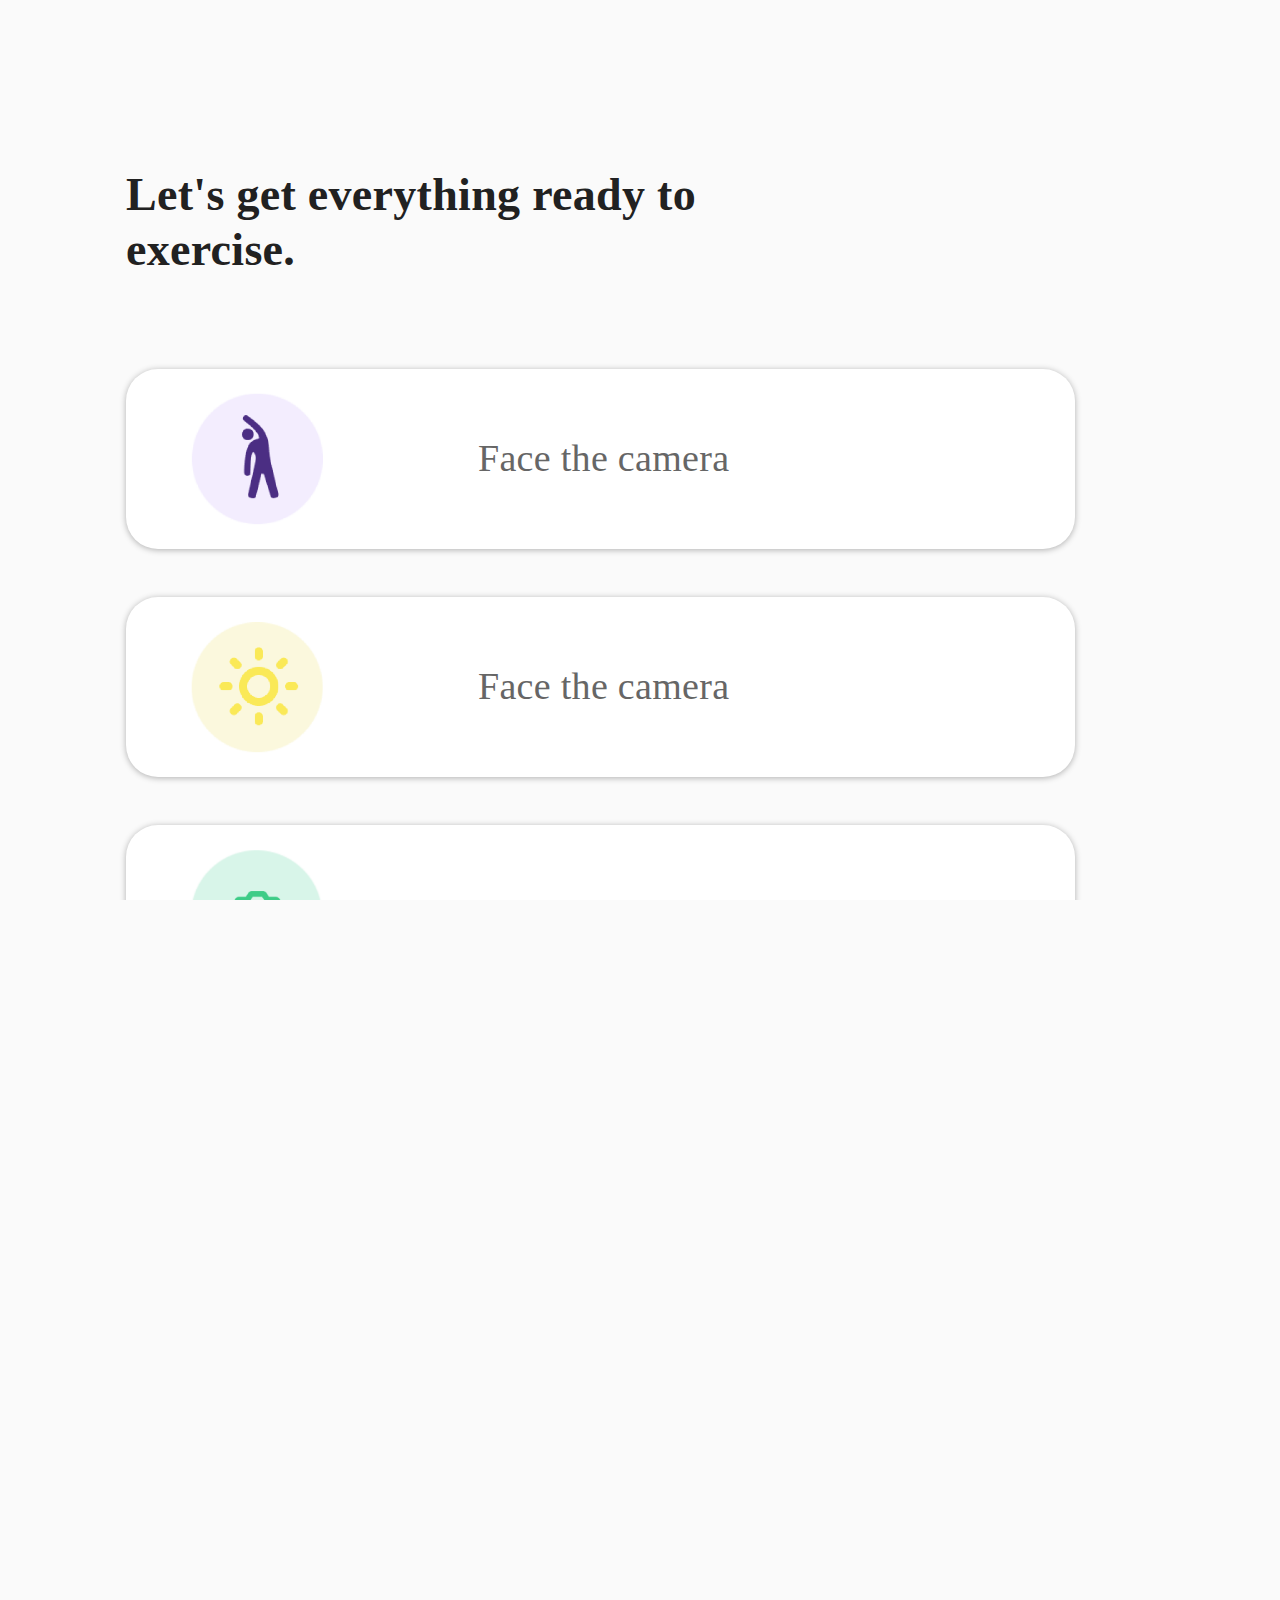
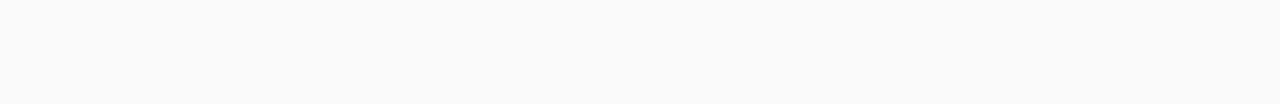
<file: alignment_steps.html>
<!DOCTYPE html>
<html>
  <head>
    <meta name="viewport"
    content="width=device-width, initial-scale=0.66667, viewport-fit=cover">
    <meta name="mobile-web-app-capable" content="yes">
    <meta name="apple-mobile-web-app-capable" content="yes">
    <link rel="preconnect" href="https://fonts.googleapis.com">
    <link rel="preconnect" href="https://fonts.gstatic.com" crossorigin>
    <link href="https://fonts.googleapis.com/css2?family=Inter" rel="stylesheet">
    <link rel="stylesheet" href="./css/style.css">
    <script src="./js/app_components.js"></script>
    <title>alignment</title>
  </head>
  <body>
    <div class="large_font" id="aligment_steps_title">Let's get everything ready to exercise.</div>

    <div class="flex_container_alignment_step1">
      <img src="img/person_stretching_img.png" id="img_steps" width="134px" height="134px">

      <div class="small_font" id="text_steps">Face the camera</div>
    </div>

    <div class="flex_container_alignment_steps">
      <img src="img/sun_img.png" id="img_steps" width="134px" height="134px">

      <div class="small_font" id="text_steps">Face the camera</div>
    </div>
    
    <div class="flex_container_alignment_steps">
      <img src="img/camera_img.png" id="img_steps" width="134px" height="134px">

      <div class="small_font" id="text_steps">Face the camera</div>
    </div>
    
    <div class="flex_container_alignment_steps">
      <img src="img/chair_img.png" id="img_steps" width="134px" height="134px">

      <div class="small_font" id="text_steps">Face the camera</div>
    </div>

    <div class="flex_container_buttons">
      <div class="small_font" id="cancel_button" onclick="homePage()">
        <p id="font_adjust">Cancel</p>
      </div>

      <button class="small_font" id="next_page_button" onclick="alignmentStep2()">
        <p id="font_adjust">Next</p>
      </button>
    </div>
  </body>
</html>
</file>
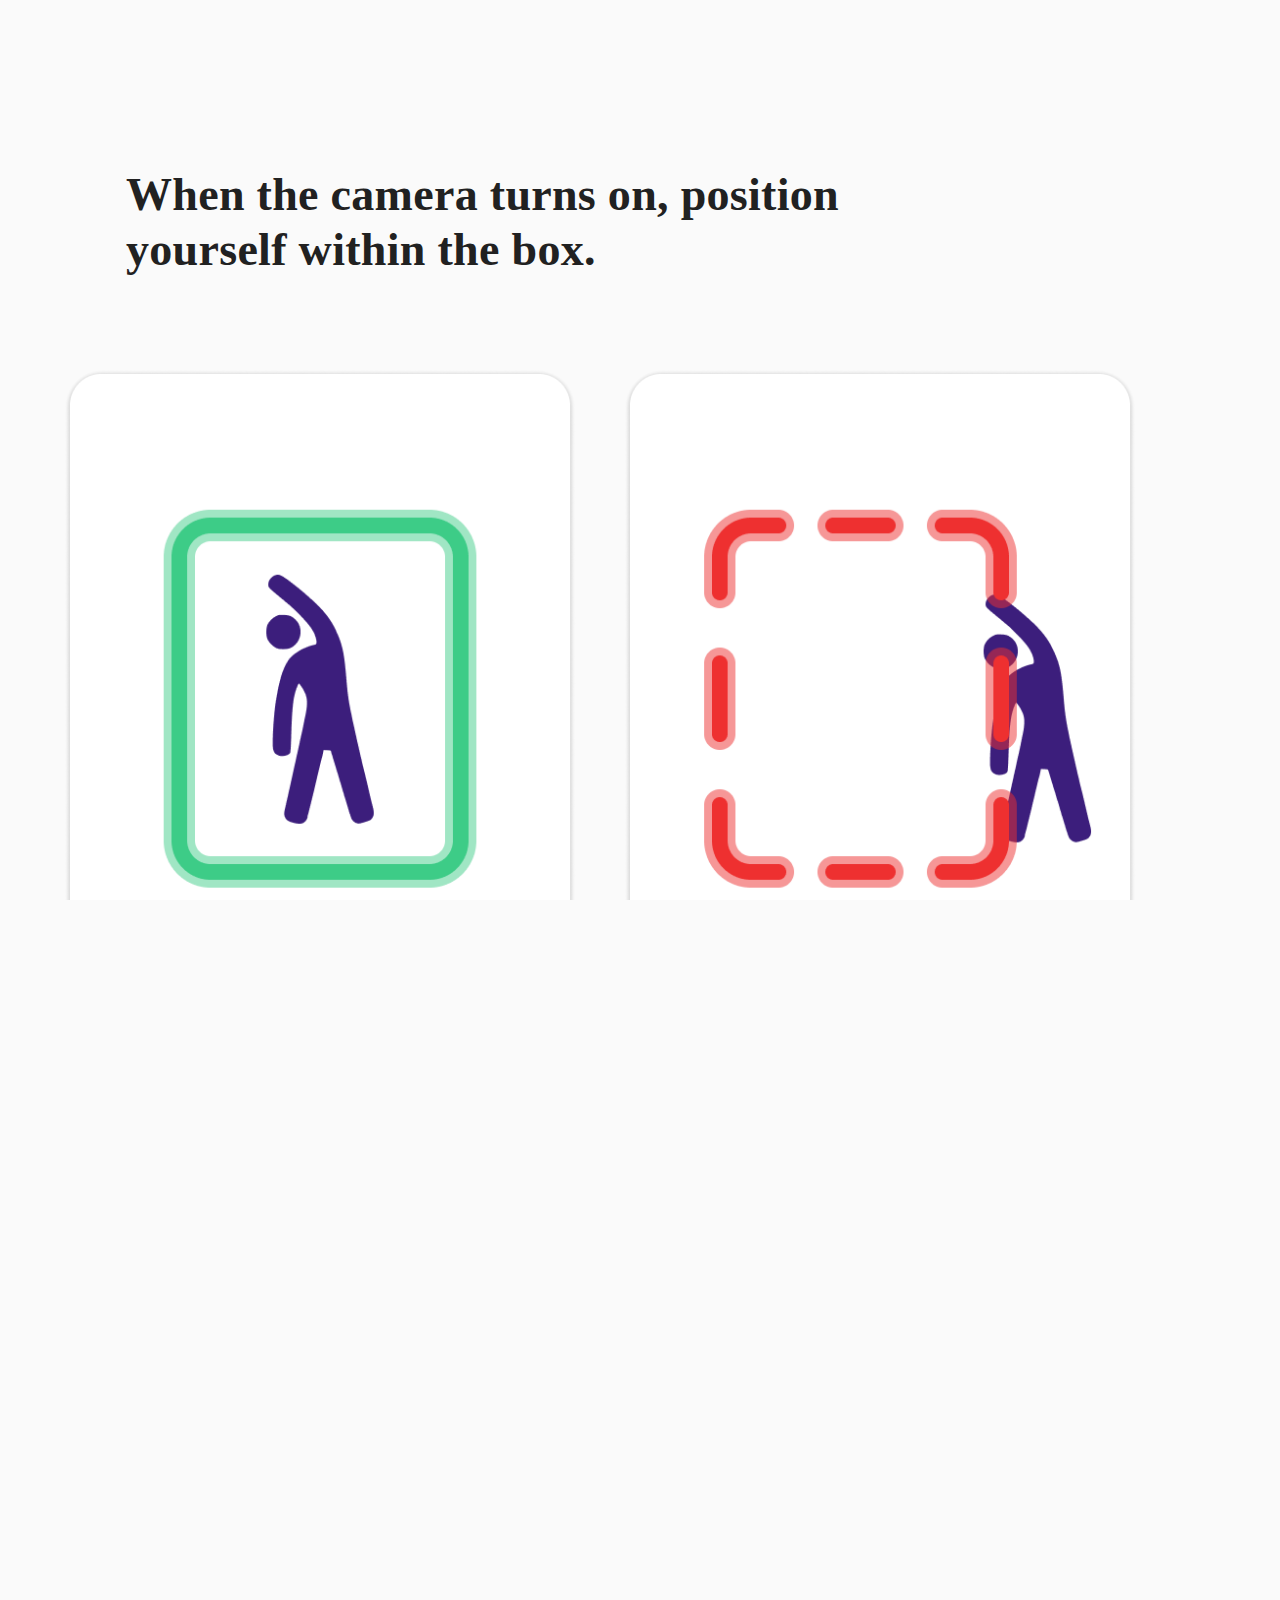
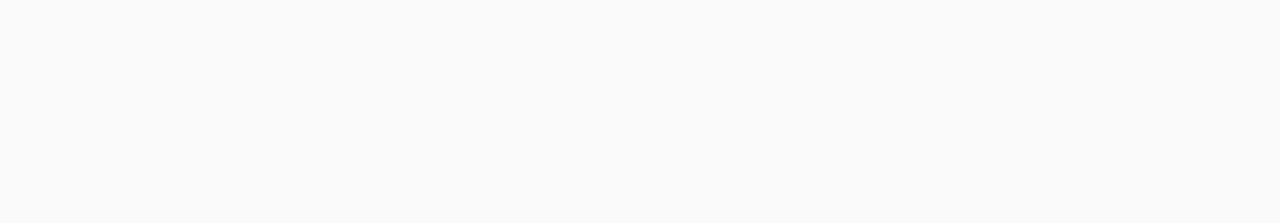
<file: alignment_steps_2.html>
<!DOCTYPE html>
<html>
  <head>
    <meta name="viewport"
    content="width=device-width, initial-scale=0.66667, viewport-fit=cover">
    <meta name="mobile-web-app-capable" content="yes">
    <meta name="apple-mobile-web-app-capable" content="yes">
    <link rel="preconnect" href="https://fonts.googleapis.com">
    <link rel="preconnect" href="https://fonts.gstatic.com" crossorigin>
    <link href="https://fonts.googleapis.com/css2?family=Inter" rel="stylesheet">
    <link rel="stylesheet" href="./css/style.css">
    <script src="./js/app_components.js"></script>
    <title>alignment steps 2</title>
  </head>
  <body>
    <div class="large_font" id="aligment_steps_title_2">When the camera turns on, position yourself within the box.</div>

    <img src="img/green_alignment.png" id="green_alignment_img" width="512px" height="747px"> 
    <img src="img/red_alignment.png" id="red_alignment_img" width="512px" height="747px"> 
    
    <div class="flex_container_warning">
      <img src="img/warning_sign.png" id="warning_img" width="41.8px" height="37px">
      <div class="small_font" id="warning_text">Your exercises will automatically start once you are correctly positioned</div>
    </div>

    <div class="flex_container_buttons">
      <div class="small_font" id="cancel_button" onclick="homePage()">
        <p id="font_adjust">Cancel</p>
      </div>

      <button class="small_font" id="next_page_button" onclick="alignmentStep3()">
        <p id="font_adjust">Next</p>
      </button>
    </div>
  </body>
</html>
</file>
<file: css/style.css>
/* overall styling. Should work for the Samsung tab a8; 1920 x 1200px */
.large_font {
  font-family: 'Inter';
  font-style: normal;
  font-weight: 500;
  font-size: 96px;
  line-height: 100%;
  letter-spacing: 0.3px;
  color: #212121;
}

.small_font {
  font-family: 'Inter';
  font-style: normal;
  font-weight: 400;
  font-size: 32px;
  line-height: 150%;
  letter-spacing: 0.3px;
  color: #666666;
}

/* styling for greeting for homepage */
.flex_container_greeting {
  display: flex;
  flex-direction: column;
  justify-content: flex-start;
  flex-wrap: nowrap;
  width: 371px;
  height: 79px;
  margin-left: 64px;
  margin-right: 64px; 
  margin-top: 58px;
}

#greeting {
  font-weight: 700;
  font-size: 66px;
  line-height: 120%;
}

#small_greeting {
  width: 1072px;
  height: 48px;
}

/* styling for #of exercise completed for the day */
.flex_container_daily_exercise {
  display: flex;
  flex-direction: row;
  justify-content: flex-start;
  flex-wrap: wrap;
  width: 1072px;
  height: 224px;
  margin-left: 64px;
  margin-right: 64px; 
  margin-top: 90px;
  background-color: white;
  opacity: 0.99;
  border: 1px solid #EFEFF0;
  box-shadow: 1px 1px 4px rgba(0, 0, 0, 0.1);
  border-radius: 32px;
}

#purple_runner {
  margin-top:  57.12px;
  margin-left: 51.2px;
}

#exercise_num {
  width: 158px;
  height: 96px;
  margin-left: 64px;
  margin-top: 57.12px;
}

#small_font {
  margin-left: 32px;
  margin-top: 96px;
}

#today_exercise_prog_bar {
  margin-left: 208px;
  margin-top: -20px;

}

/* styling for "Weekly Report" title/header section */
.flex_container_title {
  display: flex; 
  flex-direction: row;
  justify-content: flex-start;
  flex-wrap: nowrap; 
  width: 1892px;
  height: 55px;
  margin-left: 64px;
  margin-right: 64px;
  margin-top: 48px;
}

#weekly_report {
  width: 329px;
  height: 55px;
  font-weight: 600;
  font-size: 46px;
  line-height: 120%;
}

#see_more {
  width: 120px;
  height: 39px;
  font-size: 26px;
  line-height: 150%;
  margin-left: 559px;
  margin-top: 8px;
}

#arrowButton {
  margin-top: 17.47px;
  margin-left: 21.9px;
}

/* Weekly Report's Progress Bars styling */
.flex_container_weekly_progress {
  display: flex;
  flex-direction: row;
  flex-wrap: wrap;
  justify-content: flex-start;
  width: 1072px;
  height: 369.83px;
  margin-left: 64px;
  margin-top: 48px;
  background: #FFFFFF;
  border: 1px solid #EFEFF0;
  box-shadow: 1px 1px 5px rgba(0, 0, 0, 0.1);
  border-radius: 32px;
}

#date_week {
  width: 236px;
  height: 48px;
  margin-left: 418px;
  margin-top: 40px;
  margin-right: 418px;
}

/* sub styling; for the 7 daily, circular, progress bars
  Keeping each day separate so that it's easier to edit each
  individual one later on */
#monday_prog {
  margin-left: 32px;
  margin-top: -40px;
}

#tuesday_prog {
  margin-left: 37.33px;
  margin-top: -40px;
}

#wednesday_prog {
  margin-left: 37.33px;
  margin-top: -40px;
}

#thursday_prog {
  margin-left: 37.33px;
  margin-top: -40px;
}

#friday_prog {
  margin-left: 37.33px;
  margin-top: -40px;
}

#saturday_prog {
  margin-left: 37.33px;
  margin-top: -40px;
}

#sunday_prog {
  margin-left: 37.33px;
  margin-top: -40px;
}

/* this part is for the text */
#Mon {
  width: 29px;
  height: 48px;
  margin-top: -10px;
  margin-left: 73.5px;
}

#Tue {
  width: 29px;
  height: 48px;
  margin-top: -10px;
  margin-left: 124.33px;
}

#Wed {
  width: 29px;
  height: 48px;
  margin-top: -10px;
  margin-left: 124.33px;
}

#Thur {
  width: 29px;
  height: 48px;
  margin-top: -10px;
  margin-left: 124.33px;
}

#Fri {
  width: 29px;
  height: 48px;
  margin-top: -10px;
  margin-left: 124.33px;
}

#Sat {
  width: 29px;
  height: 48px;
  margin-top: -10px;
  margin-left: 124.33px;
}

#Sun {
  width: 29px;
  height: 48px;
  margin-top: -10px;
  margin-left: 124.33px;
}

/* styling for "days completed" section */
.flex_container_days_completed {
  display: flex;
  flex-direction: column;
  flex-wrap: wrap;
  justify-content: center;
  align-items: center;
  width: 516px;
  height: 376px;
  margin-left: 64px;
  margin-top: 40.17px;
  background: #FFFFFF;
  border: 1px solid #EFEFF0;
  box-shadow: 1px 1px 5px rgba(0, 0, 0, 0.1);
  border-radius: 32px;
}

#calendar_icon {
  margin-top: 43.67px;
}

#days_completed_text {
  height: 96px;
  margin-top: 45px;
}

#days_completed_small_text {
  height: 48px;
  margin-top: 22px;
}

/* styling for the movement box (shares code from "days completed" section) */
#movement_box {
  margin-top: -380px;
  margin-left: 620px;
}

#movement_min_small_text {
  height: 48px;
  margin-top: 8px;
}

/* primary button */
#primary_button {
  width: 640px;
  height: 80px;
  background: #683CAE;
  box-shadow: 0px 1px 6px rgba(0, 0, 0, 0.3);
  border-radius: 48px;
  margin-left: 280px; 
  margin-top: 196px;
  margin-bottom: 32px;
  color: #FFFFFF;
  }

#font_adjust {
  margin-top: 10px;
}

html {
  margin: 0;
  width: 100vw;
  height: 100vh;
  overflow: hidden;
}

/* other styling */
body {
  font-family: 'Inter';
  font-style: normal;
  background-color: #FAFAFA;
  margin: 0;
  width: 100vw;
  height: 100vh;
  overflow: hidden;
}

#footer {
  display: flex;
  align-items: center;
  width: 100%;
  height: 120px;
  position: fixed;
  left: 0;
  bottom: 0;
  background-color: #FFFFFF;
  border-top: 1px solid #ABABAB;
}

.footer-tab {
  float: left;
  width: 33.33%;
  text-align: center;
  font-size: 26px;
  font-weight: 400;
  line-height: 39px;
  letter-spacing: 0.30000001192092896px;
  color: #666666;
}

.footer-tab > p {
  margin: 0;
  padding: 0;
}

/* PROGRESS PAGE STYLING */

/* title styling */
.flex_container_prog_title {
  display: flex;
  flex-direction: row;
  justify-content: flex-start;
  flex-wrap: wrap;
  width: 262.34;
  height: 50px;
  margin-left: 66.67px; 
  margin-top: 88px;
}

#back_button_home_pg {
  margin-top: 16.5px;
}

#progress_title {
  margin-top: 0px;
  margin-left: 34.67px;
  width: 201px;
  height: 55px;
  font-weight: 600;
  font-size: 46px;
  line-height: 120%;
}

/* Progress's "Weeks in Review" Section w/circular progress bars */
.flex_container_prog_weeks {
  display: flex;
  flex-direction: row; 
  justify-content: flex-start;
  flex-wrap: wrap;
  width: 1072px;
  height: 335.17px;
  margin-left: 64px;
  margin-top: 40px;
  background: #FFFFFF;
  border: 1px solid #EFEFF0;
  box-shadow: 1px 1px 5px rgba(0, 0, 0, 0.1);
  border-radius: 32px;
}

#week_arrow_left {
  background-color: white;
  border: none;
  width: 20.77px;
  height: 20.25px;
  margin-left: 37.33px;
  margin-top: 53.87px;
}

#prev_week {
  margin-left: 21.9px;
  margin-top: 44.5px;
  width: 181px;
  height: 39px;
  font-size: 26px;
}

#progress_week_date {
  width: 236px;
  height: 48px;
  margin-left: 183px;
  margin-top: 40px;
}

#next_week{
  width: 129px;
  height: 39px;
  margin-top: 44.5px;
  margin-left: 183px;
  font-size: 26px;
}

#week_arrow_right {
  background-color: white;
  border: none;
  width: 20.77px;
  height: 20.25px;
  margin-left: 21.9px;
  margin-top: 53.87px;
  transform: rotate(180deg);
}

/* Still Weeks in review section, now specifically code for the
  #days completed */
.flex_container_prog_days_completed {
  display: flex; 
  flex-direction: row;
  flex-wrap: wrap;
  width: 348px;
  height: 144px;
  margin-top: 45px;
  margin-left: 64px;
}

#num_days_completed {
  width: 142px;
  height: 96px;
  font-family: 'Inter';
  font-style: normal;
  font-weight: 500;
  font-size: 96px;
  line-height: 100%;
  letter-spacing: 0.3px;
  color: #3C1E7C;
}

#num_days_completed_txt {
  width: 348px;
  height: 48px;
}

/* Circular Progress Bars */
.flex_container_circular_progress {
 display: flex; 
 flex-direction: row;
 flex-wrap: wrap;
 width: 618.01px;
 height: 152.73px;
 margin-top: 48px;
 margin-left: 10px;
}

#prog_mon {
  margin-left: 0px;
}

#prog_tue {
  margin-left: 12.77px;
}

#prog_wed {
  margin-left: 12.77px;
}

#prog_thur {
  margin-left: 12.77px;
}

#prog_fri {
  margin-left: 12.77px;
}

#prog_sat {
  margin-left: 12.77px;
}

#prog_sun {
  margin-left: 12.77px;
}

#prog_txt_mon {
  margin-left: 24.17px;
}

#prog_txt_tue {
  margin-left: 65.11px;
}

#prog_txt_wed {
  margin-left: 65.11px;
}

#prog_txt_thur {
  margin-left: 65.11px;
}
#prog_txt_fri {
  margin-left: 65.11px;
}

#prog_txt_sat {
  margin-left: 65.11px;
}

#prog_txt_sun {
  margin-left: 65.11px;
}

/* Styling for Progress Overview Portion of the Progress Page */
.flex_container_progress_overview {
  display: flex; 
  flex-direction: column;
  flex-wrap: wrap;
  align-items: flex-start; 
  width: 1072px;
  height: 950px;
  margin-top: 38px;
  margin-left: 64px;
  background: #FFFFFF;
  border: 1px solid #EFEFF0;
  box-shadow: 1px 1px 5px rgba(0, 0, 0, 0.1);
  border-radius: 32px;
}

#progress_overview_title {
  width: 961.02px;
  height: 65.55px;
  font-weight: 600;
  font-size: 46px;
  line-height: 120%;
  margin-left: 56px; 
  margin-top: 40px;
}

.flex_container_goal_text {
  display: flex;
  align-items: row;
  flex-wrap: wrap;
  width: 660px;
  height: 52px;
} 

#squares {
  margin-left: 56px; 
  margin-top: 68.66px;
}

#goal_texts {
  width: 231px; 
  height: 52px; 
  margin-top: 56px;
  margin-left: 19px;
}

#days_exercised {
  rotate: -90deg;
  font-size: 26px;
  width: 231px;
  height: 52px;
  margin-left: -30px;
  margin-top: 307px;
}

.flex_container_exercise_graph {
  display: flex;
  flex-direction: row;
  align-items: flex-start;
  flex-wrap: wrap; 
  width: 1108px;
  height: 750px;
  margin-top: 48px;
  margin-left:24px;
}

/* styling for graph */
.lines {
  width: 781px;
  height: 0px;
  border: 1px solid #9E9E9E;
  border-radius: 10px;
  align-self: stretch;
}

#num_7 {
  font-size: 26px;
  width: 24px;
  height: 43px;
  margin-left: 132px;
  margin-top: -250px;
}

#lines {
  width: 781px;
  height: 0px;
  border: 1px solid #9E9E9E;
  border-radius: 10px;
  align-self: stretch;
  margin-top: -25px;
  margin-left: 175px;
}

#all_other_nums {
  font-size: 26px;
  width: 24px;
  height: 43px;
  margin-left: 132px;
  margin-top: 51.87px;
}

.flex_container_graph_weeks_txt {
  display: flex; 
  flex-direction: row;
  flex-wrap: wrap;
  align-items: flex-start; 
  width: 804px;
  height: 39px;
  margin-top: 43.36px;
  margin-left: 180px;
}

#week_1_txt {
  font-size: 26px;
  width: 94px;
  height: 39px;
}

#all_other_weeks_txt {
  font-size: 26px;
  width: 94px;
  height: 39px;
  margin-left: 48px;
}

/* Found issue: when trying to resize the progress bars, it moves from the bottmom and not the top (meaning it'll need to be shifted down with margin-top. I tried fixing this by rotating it but it still didn't work. Will keep it for now and go back to fix if time permits */

/* For each Week, there will be two bars; one light gray one for the "goal" and an either green/red bar that shows how much the user did */

/* the goal will be called "...bar_goal_week_#"  
the bar for what the user did/accomplished will be "....bar_user_accomp_week_#" */

#prog_bar_user_accomp_week_1 {
  position: absolute;
  height: 467px;
  width: 24px;
  background: #3DCC87;
  margin-left: 273px;
  margin-top: 364px;
  border-top-right-radius: 15px;
  border-top-left-radius: 15px;
}

#prog_bar_user_goal_week_1 {
  position: absolute;
  height: 467px;
  width: 24px;
  background: #DEDEDE;
  margin-left: 273px;
  margin-top: 364px;
  border-top-right-radius: 15px;
  border-top-left-radius: 15px;
}


#prog_bar_user_accomp_week_2 {
  position: absolute;
  height: 267px;
  width: 24px;
  background: #EF3030;
  margin-left: 410px;
  margin-top: 564px;
  border-top-right-radius: 15px;
  border-top-left-radius: 15px;
}

#prog_bar_user_goal_week_2 {
  position: absolute;
  height: 467px;
  width: 24px;
  background: #DEDEDE;
  margin-left: 410px;
  margin-top: 364px;
  border-top-right-radius: 15px;
  border-top-left-radius: 15px;
}

#prog_bar_user_accomp_week_3 {
  position: absolute;
  height: 467px;
  width: 24px;
  background: #3DCC87;
  margin-left: 560px;
  margin-top: 364px;
  border-top-right-radius: 15px;
  border-top-left-radius: 15px;
}

#prog_bar_user_goal_week_3 {
  position: absolute;
  height: 467px;
  width: 24px;
  background: #DEDEDE;
  margin-left: 560px;
  margin-top: 364px;
  border-top-right-radius: 15px;
  border-top-left-radius: 15px;
}

#prog_bar_user_accomp_week_4 {
  position: absolute;
  height: 267px;
  width: 24px;
  background: #EF3030;
  margin-left: 700px;
  margin-top: 564px;
  border-top-right-radius: 15px;
  border-top-left-radius: 15px;
}

#prog_bar_user_goal_week_4 {
  position: absolute;
  height: 467px;
  width: 24px;
  background: #DEDEDE;
  margin-left: 700px;
  margin-top: 364px;
  border-top-right-radius: 15px;
  border-top-left-radius: 15px;
}

#prog_bar_user_accomp_week_5 {
  position: absolute;
  height: 467px;
  width: 24px;
  background: #3DCC87;
  margin-left: 840px;
  margin-top: 364px;
  border-top-right-radius: 15px;
  border-top-left-radius: 15px;
}

#prog_bar_user_goal_week_5 {
  position: absolute;
  height: 467px;
  width: 24px;
  background: #DEDEDE;
  margin-left: 840px;
  margin-top: 364px;
  border-top-right-radius: 15px;
  border-top-left-radius: 15px;
}

#prog_bar_user_accomp_week_6 {
  position: absolute;
  height: 467px;
  width: 24px;
  background: #3DCC87;
  margin-left: 970px;
  margin-top: 364px;
  border-top-right-radius: 15px;
  border-top-left-radius: 15px;
}

#prog_bar_user_goal_week_6 {
  position: absolute;
  height: 467px;
  width: 24px;
  background: #DEDEDE;
  margin-left: 970px;
  margin-top: 364px;
  border-top-right-radius: 15px;
  border-top-left-radius: 15px;
}

/* Style for creating exercise plan */

.flex_container_exercise_plan_title {
  display: flex;
  flex-direction: row;
  justify-content: flex-start;
  flex-wrap: wrap;
  width: 502.34;
  height: 50px;
  margin-left: 66.67px; 
  margin-top: 88px;
  margin-bottom: 84px;
}

#exer_plan_title {
  margin-top: 0px;
  margin-left: 34.67px;
  width: 561px;
  height: 55px;
  font-weight: 600;
  font-size: 46px;
  line-height: 120%;
}

#exer_plan_small_title {
  width: 787px;
  height: 48px;
  margin-top: 63px;
  margin-left: -620px;
  margin-bottom: 54px;
}
/* General Styling for all the exercise, can copy paste + edits for images + exercise names */
.flex_container_exer {
  display: flex; 
  flex-direction: row;
  justify-content: flex-start;
  flex-wrap: nowrap;
  width: 1072px;
  height: 247px;
  margin-top: 24px;
  margin-left: 64px;
  box-shadow: 1px 1px 5px rgba(0, 0, 0, 0.1);
  border-radius: 32px;
  visibility: visible;
}

#exer_img {
  margin-top: 10.03px;
  margin-left: 11px;
  border-radius: 24px;
}

.flex_container_exer_info {
  display: flex;
  justify-content: flex-start;
  flex-wrap: wrap;
  flex-direction: row;
  width: 430px;
  height: 137px;
  margin-left: 115px;
  margin-top: 49.07px;
}

#info_button {
  margin-left: 18px;
  margin-top: 10px;
}

#button {
  margin-right: 65px;
  margin-top: 75.5px;
}

/* more info for exercises styling (when "i" is clicked) */
#toggle {
  width: 969px;
  height: 766.18px;
  position: absolute;
  background: #FFFFFF;  
  box-shadow: 0px 1px 6px rgba(0, 0, 0, 0.3);
  border-radius: 32px;
  top: 400px;
  left: 240px;
  visibility: hidden;
}

.flex_container_popup_title {
  display: flex;
  justify-content: flex-start;
  flex-direction: row;
  flex-wrap: nowrap;
  width: 1000px;
  height: 55px;
}

#more_info_exer_stretching {
  font-weight: 600;
  font-size: 46px;
  line-height: 120%;
  width: 850px;
  height: 55px;
  margin-top: 48px;
  margin-left: 48px;
}

#x_img {
  margin-top: 65px;
  margin-right: 57.12px;
}

#tutorial_video {
  width: 873px;
  height: 775.18px;
  margin-left: 48px;
  margin-top: -45px;
  border-radius: 8px;
}

#save_plan_button {
  width: 542px;
  height: 80px;
  background: #683CAE;
  box-shadow: 0px 1px 6px rgba(0, 0, 0, 0.3);
  border-radius: 48px;
  margin-left: 8px; 
  margin-top: 100px;
  color: #FFFFFF;
}

#default_plan_button {
  width: 542px;
  height: 80px;
  background: #FFFFFF;
  border: 2px solid #F6F6F6;
  box-shadow: 0px 1px 6px rgba(0, 0, 0, 0.3);
  border-radius: 48px;
  margin-top: 100px;
  margin-left: 54px;
}

/*Styling for general classes for exercises*/
.exer_titles {
  width:350px;
  height: 55px;
  font-weight: 600;
  font-size: 46px;
  line-height: 120%;
  font-family: 'Inter';
  font-style: normal;
  letter-spacing: 0.3px;
  color: #212121;

}

.box_sets {
  width: 136.19px;
  height: 53.06px;
  background: #F3EDFE;
  border-radius: 9.04808px;
  margin-top: 50px;
  margin-left: 3px;
}

.sets_text {
  width: 100px;
  height: 41px;
  font-family: 'Inter';
  font-style: normal;
  font-weight: 500;
  font-size: 34.0277px;
  line-height: 41px;
  margin-left: 18.1px;
  margin-top: 6.03px;
  color: #3C1E7C;
}

.box_reps {
  width: 136.19px;
  height: 53.06px;
  background: #F3EDFE;
  border-radius: 9.04808px;
  margin-top: 50px;
  margin-left: 10px;
}

.reps_text {
  width: 119px;
  height: 41px;
  font-family: 'Inter';
  font-style: normal;
  font-weight: 500;
  font-size: 34.0277px;
  line-height: 41px;
  margin-left: 8.1px;
  margin-top: 6.03px;
}

/* Section for exercise specific ids: */

/* bicycle kicks specific ids section to change color */
#container_color_bicycle_kicks {
  background: #FFFFFF;
}

#box_sets_bicycle_kicks_color {
  background: #F3EDFE;
}

#sets_text_bicycle_kicks_color {
  color: #3C1E7C;
}

#box_reps_bicycle_kicks_color {
  background: #F3EDFE;
}

#reps_text_bicycle_kicks_color {
  color: #3C1E7C;
}

/* running in place exercise styling to change color */
#container_color_running_in_place {
  background: #FFFFFF;
}

#box_sets_running_in_place_color {
  background: #F3EDFE;
}

#sets_text_running_in_place_color {
  color: #3C1E7C;
}

#box_reps_running_in_place_color {
  background: #F3EDFE;
}

#reps_text_running_in_place_color {
  color: #3C1E7C;
}

/* sit ups exercise styling to change color */
#container_color_sit_ups {
  background: #F3EDFE;
}

#box_sets_sit_ups_color {
  background: #FFFFFF;
}

#sets_text_sit_ups_color {
  color: #3C1E7C;
}

#box_reps_sit_ups_color {
  background: #FFFFFF;
}

#reps_text_sit_ups_color {
  color: #3C1E7C;
}

/* lunges exercise styling to change color */
#container_color_lunges {
  background: #FFFFFF;
}

#box_sets_lunges_color {
  background: #F3EDFE;
}

#sets_text_lunges_color {
  color: #3C1E7C;
}

#box_reps_lunges_color {
  background: #F3EDFE;
}

#reps_text_lunges_color {
  color: #3C1E7C;
}

/* stretching exercise styling to change color */
#container_color_stretching {
  background: #FFFFFF;
}

#box_sets_stretching_color {
  background: #F3EDFE;
}

#sets_text_stretching_color {
  color: #3C1E7C;
}

#box_reps_stretching_color {
  background: #F3EDFE;
}

#reps_text_stretching_color {
  color: #3C1E7C;
}

/* Styling for Final Chosen Exercises/Plan Page */
.flex_container_exercise_plan_alert {
  display: flex;
  justify-content: flex-start;
  flex-direction: row;
  flex-wrap: nowrap;
  width: 1072px;
  height: 127px;
  margin-top: 84px;
  margin-left: 60px;
  background: #D8F5E9;
  box-shadow: 0px 1px 6px rgba(0, 0, 0, 0.3);
  border-radius: 32px;
}

#green_i_img {
  margin-top: 46.83px;
  margin-left: 43.33px;
}

#alert_text {
  margin-top: 40.5px;
  margin-left: 83.33px;
  width: 872px;
  height: 46px;
  font-size: 38px;
  line-height: 120%;
  color: #104C38;
}

#flex_container_exer_plan_running_in_place {
  display: flex; 
  flex-direction: row;
  justify-content: flex-start;
  flex-wrap: nowrap;
  width: 1072px;
  height: 247px;
  margin-top: 34px;
  margin-left: 64px;
  box-shadow: 1px 1px 5px rgba(0, 0, 0, 0.1);
  border-radius: 32px;
  background: #FFFFFF;
  visibility: visible;
}

/*Styling for pop-up menu after user clicks the start exercise button (gives them prompt to align themselves/goes to the next steps)*/ 
.flex_container_pop_up_user_align {
  display: flex; 
  flex-direction: column;
  justify-content: flex-start;
  flex-wrap: nowrap;
  width: 678px;
  height: 701px;
  top: 500px;
  left: 250px;
  background: #FAFAFA;
  box-shadow: 0px 4px 8px 3px rgba(0, 0, 0, 0.15), 0px 1px 3px rgba(0, 0, 0, 0.3);
  border-radius: 32px;
  visibility: hidden;
  position: absolute;
}

#x_img_align {
  margin-top: 57.13px;
  margin-left: 591.13px;
}

#run_icon {
  margin-left: 300.6px;
  margin-top: 52.09px;
}

#popup_title_align {
  font-weight: 600px;
  font-size: 46px;
  line-height: 120%;
  margin-top: 23.92px;
  margin-left: 123px;
}

#popup_text_align {
  margin-top: 22px;
  margin-left: 38px;
  text-align: center;
}

#start_positioning_button {
  width: 319px;
  height: 80px;
  margin-top: 96px;
  margin-left: 179.5px;
  background: #683CAE;
  box-shadow: 0px 1px 6px rgba(0, 0, 0, 0.3);
  border-radius: 48px;
  color: #FFFFFF;
}

/* Styling for aligment_steps.html page */
#aligment_steps_title {
  font-weight: 600;
  font-size: 46px;
  line-height: 120%;
  margin-left: 126px;
  margin-top: 167px;
  width: 629px;
  height: 110px;
}

.flex_container_alignment_step1 {
  margin-left: 126px;
  margin-top: 92px;
  width: 949px;
  height: 180px;
  display: flex;
  flex-direction: row;
  flex-wrap: nowrap;
  justify-content: flex-start;
  background: #FFFFFF;
  box-shadow: 0px 1px 6px rgba(0, 0, 0, 0.3);
  border-radius: 32px;
}

.flex_container_alignment_steps {
  margin-left: 126px;
  margin-top: 48px;
  width: 949px;
  height: 180px;
  display: flex;
  flex-direction: row;
  flex-wrap: nowrap;
  justify-content: flex-start;
  background: #FFFFFF;
  box-shadow: 0px 1px 6px rgba(0, 0, 0, 0.3);
  border-radius: 32px;
}

#img_steps {
  margin-top: 23px;
  margin-left: 64px;
}

#text_steps {
  width: 475px;
  height: 46px;
  font-weight: 500;
  font-size: 38px;
  line-height: 120%;
  margin-left: 154px;
  margin-top:67px;
}

.flex_container_buttons {
  display: flex;
  justify-content: flex-start;
  flex-wrap: nowrap;
  flex-direction: row;
  width: 1200px;
  height: 80px;
  margin-left: 66px;
  margin-top: 391px;
}

#cancel_button {
  width: 137px;
  height: 80px;
  color: #9E9E9E;
}

#next_page_button {
  width: 137px;
  height: 80px;
  background: #683CAE;
  box-shadow: 0px 1px 6px rgba(0, 0, 0, 0.3);
  border-radius: 48px;
  margin-left: 810px; 
  color: #FFFFFF;
}

/*Styling for aligment_steps_2.html page */
#aligment_steps_title_2 {
  font-weight: 600;
  font-size: 46px;
  line-height: 120%;
  margin-left: 126px;
  margin-top: 167px;
  width: 722px;
  height: 110px;
}

#green_alignment_img {
  margin-left: 64px;
  margin-top: 92px;
}

#red_alignment_img {
  margin-left: 44px;
  margin-top: 92px;
}

.flex_container_warning {
  display: flex;
  justify-content: flex-start;
  flex-direction: row;
  width: 1072px;
  height: 184px;
  background: #FFFFFF;
  box-shadow: 0px 1px 6px rgba(0, 0, 0, 0.3);
  border-radius: 32px;
  margin-top: 48px;
  margin-left: 64px;
}

#warning_img {
  margin-top: 73px;
  margin-left: 83.1px;
}

#warning_text {
  width: 778px;
  height: 92px;
  font-weight: 500;
  font-size: 38px;
  line-height: 120%;
  margin-left: 89.1px;
  margin-top: 46px;
}
</file>
